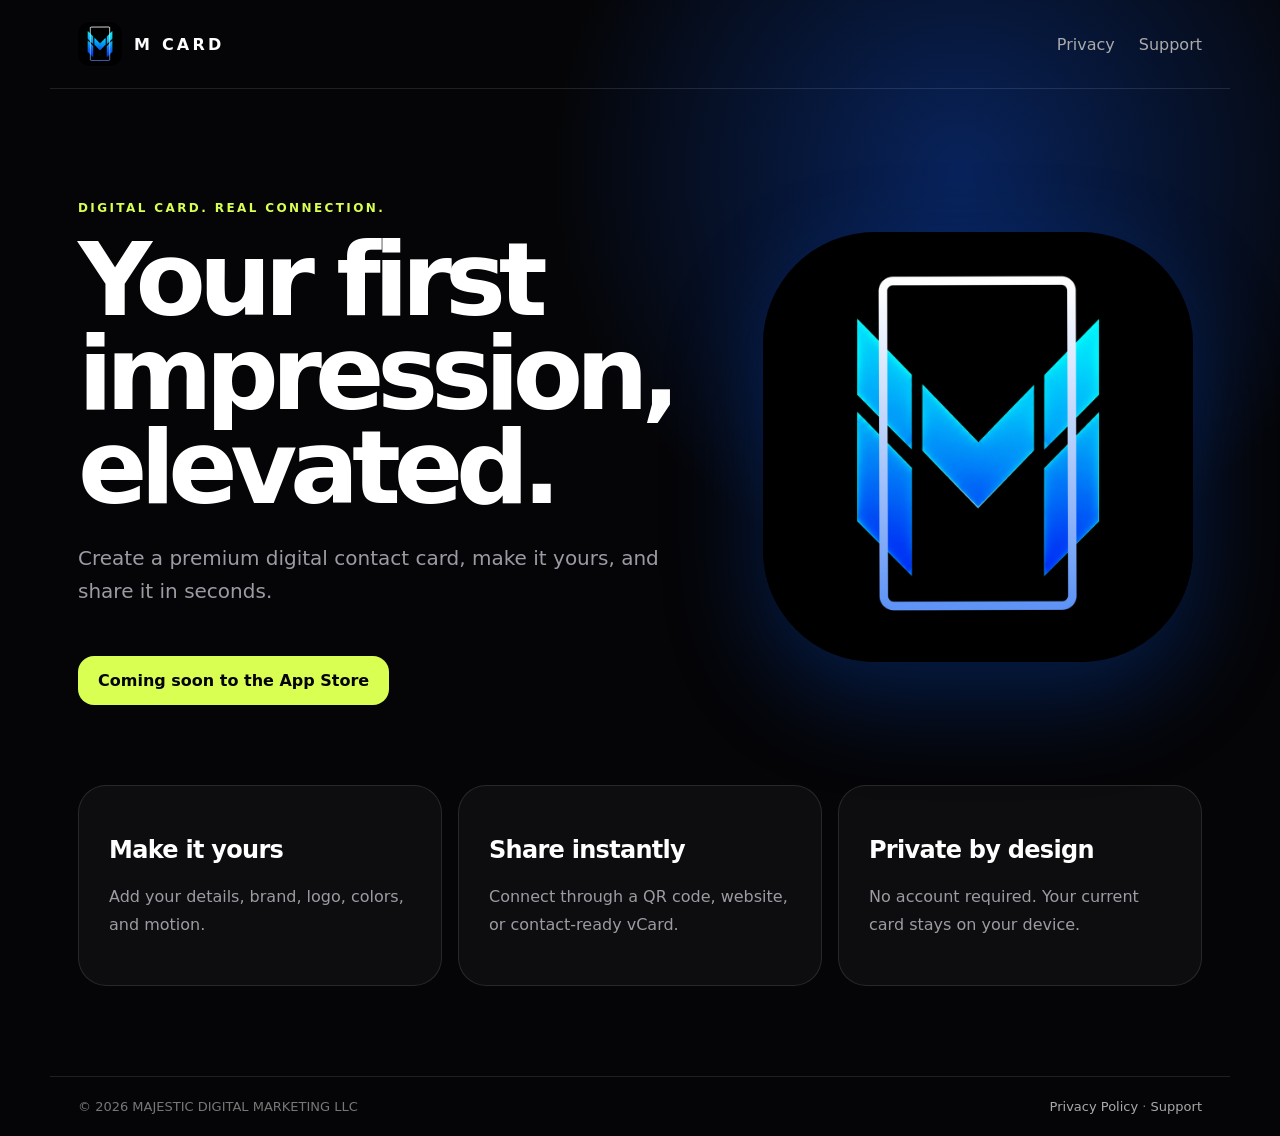
<file: index.html>
<!doctype html>
<html lang="en">
<head>
  <meta charset="utf-8">
  <meta name="viewport" content="width=device-width,initial-scale=1">
  <meta name="description" content="M Card is a premium digital business card for fast, memorable connections.">
  <title>M Card — Digital Business Card</title>
  <link rel="stylesheet" href="/styles.css">
</head>
<body>
  <header><a class="brand" href="/"><img src="/m-card-logo.png" alt="M Card"><span>M CARD</span></a><nav><a href="/privacy">Privacy</a><a href="/support">Support</a></nav></header>
  <main class="hero">
    <div class="copy"><p class="eyebrow">DIGITAL CARD. REAL CONNECTION.</p><h1>Your first impression, elevated.</h1><p class="lead">Create a premium digital contact card, make it yours, and share it in seconds.</p><div class="badge">Coming soon to the App Store</div></div>
    <div class="mark"><img src="/m-card-logo.png" alt="M Card app icon"></div>
  </main>
  <section class="features"><article><h2>Make it yours</h2><p>Add your details, brand, logo, colors, and motion.</p></article><article><h2>Share instantly</h2><p>Connect through a QR code, website, or contact-ready vCard.</p></article><article><h2>Private by design</h2><p>No account required. Your current card stays on your device.</p></article></section>
  <footer><span>© 2026 MAJESTIC DIGITAL MARKETING LLC</span><span><a href="/privacy">Privacy Policy</a> · <a href="/support">Support</a></span></footer>
</body>
</html>
</file>
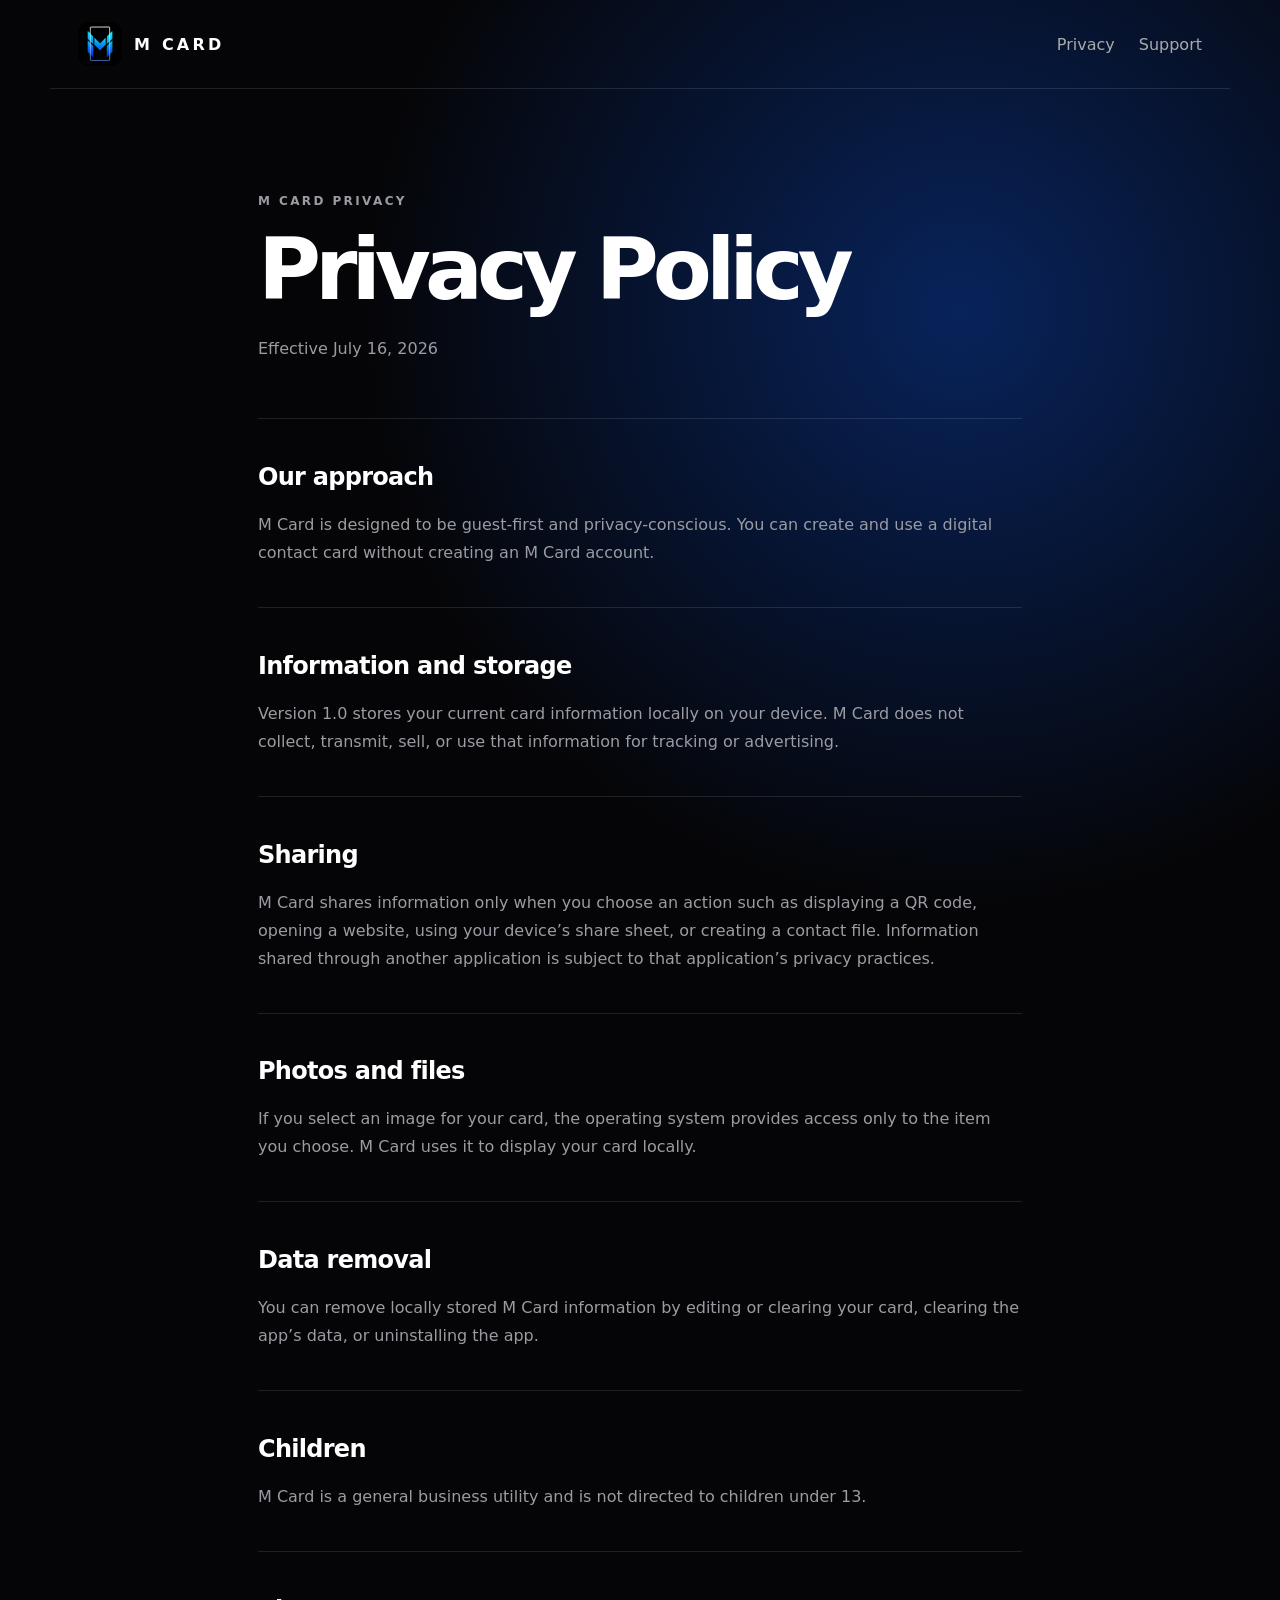
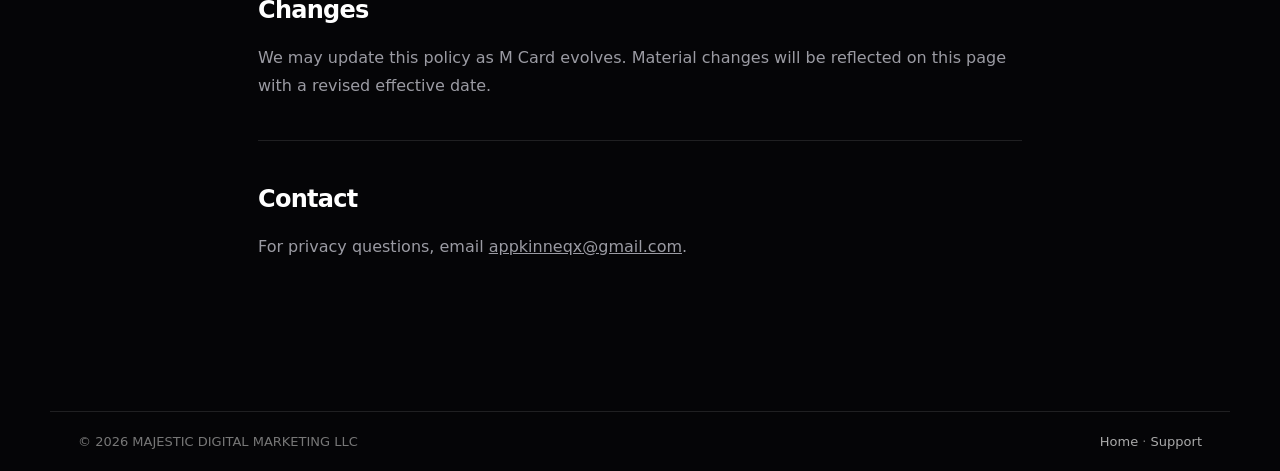
<file: privacy/index.html>
<!doctype html>
<html lang="en">
<head><meta charset="utf-8"><meta name="viewport" content="width=device-width,initial-scale=1"><title>Privacy Policy — M Card</title><link rel="stylesheet" href="/styles.css"></head>
<body>
  <header><a class="brand" href="/"><img src="/m-card-logo.png" alt="M Card"><span>M CARD</span></a><nav><a href="/privacy">Privacy</a><a href="/support">Support</a></nav></header>
  <main class="legal"><p class="eyebrow">M CARD PRIVACY</p><h1>Privacy Policy</h1><p class="updated">Effective July 16, 2026</p>
    <section><h2>Our approach</h2><p>M Card is designed to be guest-first and privacy-conscious. You can create and use a digital contact card without creating an M Card account.</p></section>
    <section><h2>Information and storage</h2><p>Version 1.0 stores your current card information locally on your device. M Card does not collect, transmit, sell, or use that information for tracking or advertising.</p></section>
    <section><h2>Sharing</h2><p>M Card shares information only when you choose an action such as displaying a QR code, opening a website, using your device’s share sheet, or creating a contact file. Information shared through another application is subject to that application’s privacy practices.</p></section>
    <section><h2>Photos and files</h2><p>If you select an image for your card, the operating system provides access only to the item you choose. M Card uses it to display your card locally.</p></section>
    <section><h2>Data removal</h2><p>You can remove locally stored M Card information by editing or clearing your card, clearing the app’s data, or uninstalling the app.</p></section>
    <section><h2>Children</h2><p>M Card is a general business utility and is not directed to children under 13.</p></section>
    <section><h2>Changes</h2><p>We may update this policy as M Card evolves. Material changes will be reflected on this page with a revised effective date.</p></section>
    <section><h2>Contact</h2><p>For privacy questions, email <a href="mailto:appkinneqx@gmail.com">appkinneqx@gmail.com</a>.</p></section>
  </main>
  <footer><span>© 2026 MAJESTIC DIGITAL MARKETING LLC</span><span><a href="/">Home</a> · <a href="/support">Support</a></span></footer>
</body>
</html>
</file>
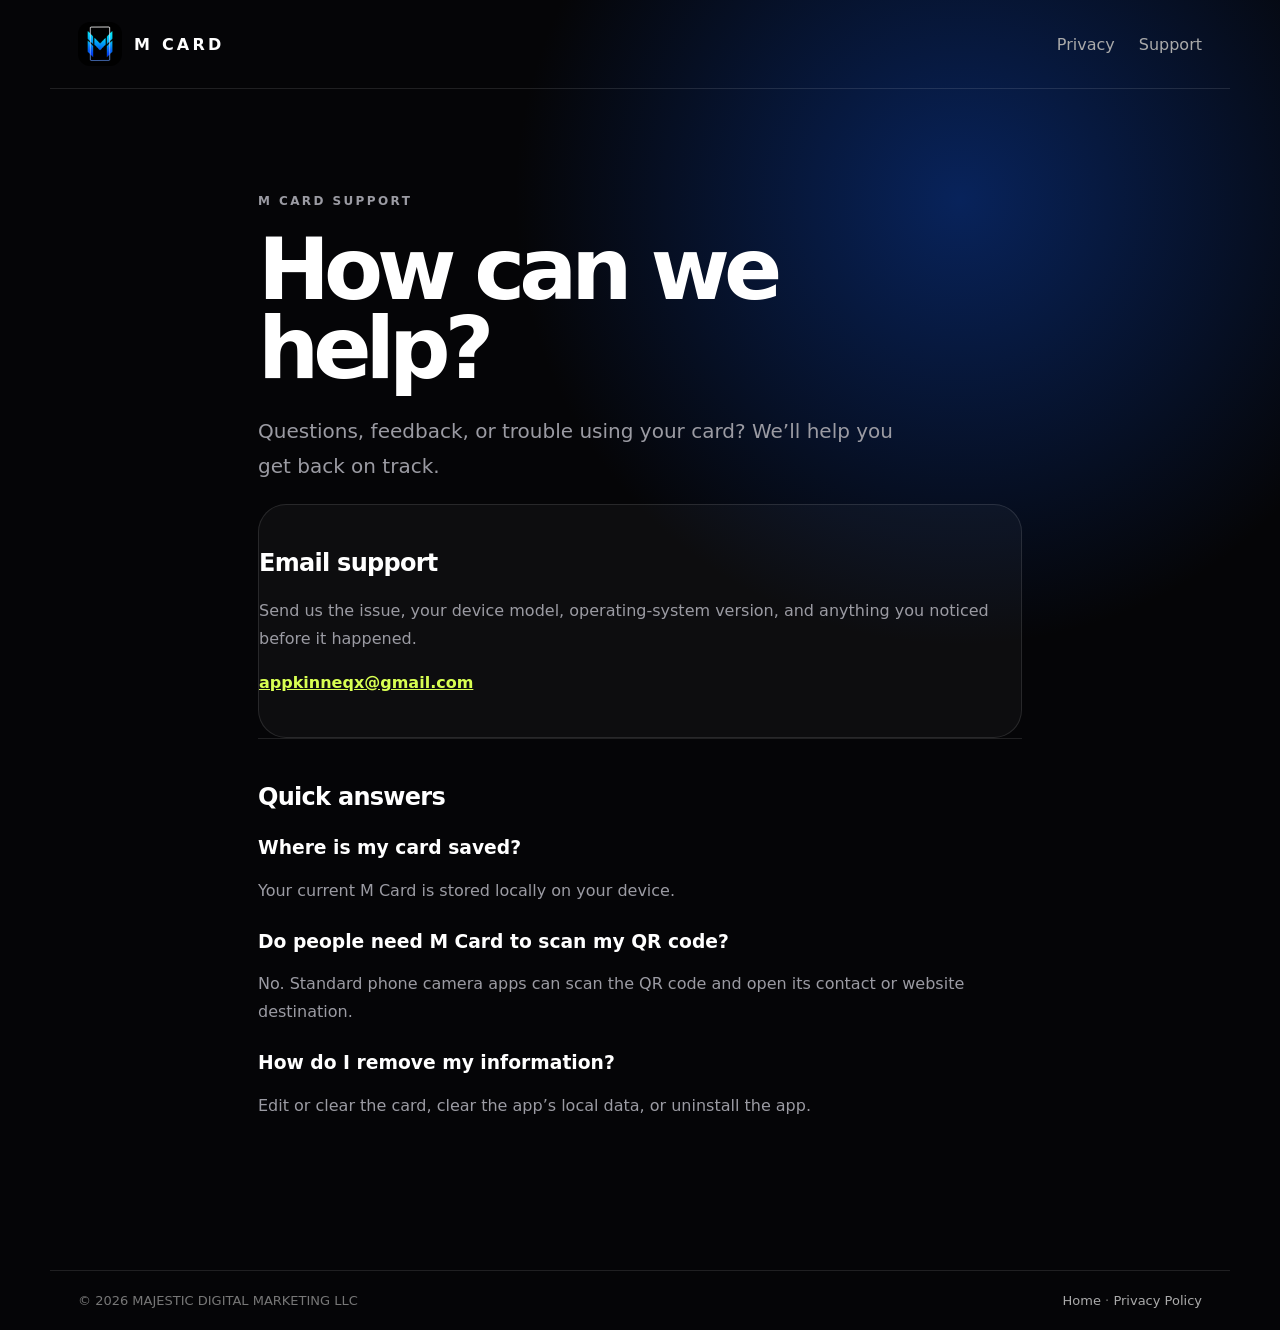
<file: support/index.html>
<!doctype html>
<html lang="en">
<head><meta charset="utf-8"><meta name="viewport" content="width=device-width,initial-scale=1"><title>Support — M Card</title><link rel="stylesheet" href="/styles.css"></head>
<body>
  <header><a class="brand" href="/"><img src="/m-card-logo.png" alt="M Card"><span>M CARD</span></a><nav><a href="/privacy">Privacy</a><a href="/support">Support</a></nav></header>
  <main class="legal"><p class="eyebrow">M CARD SUPPORT</p><h1>How can we help?</h1><p class="lead">Questions, feedback, or trouble using your card? We’ll help you get back on track.</p>
    <section class="support-card"><h2>Email support</h2><p>Send us the issue, your device model, operating-system version, and anything you noticed before it happened.</p><p><a class="email" href="mailto:appkinneqx@gmail.com?subject=M%20Card%20Support">appkinneqx@gmail.com</a></p></section>
    <section><h2>Quick answers</h2><h3>Where is my card saved?</h3><p>Your current M Card is stored locally on your device.</p><h3>Do people need M Card to scan my QR code?</h3><p>No. Standard phone camera apps can scan the QR code and open its contact or website destination.</p><h3>How do I remove my information?</h3><p>Edit or clear the card, clear the app’s local data, or uninstall the app.</p></section>
  </main>
  <footer><span>© 2026 MAJESTIC DIGITAL MARKETING LLC</span><span><a href="/">Home</a> · <a href="/privacy">Privacy Policy</a></span></footer>
</body>
</html>
</file>
<file: styles.css>
:root{color-scheme:dark;--lime:#d8ff52;--muted:#9b9ba3;--line:rgba(255,255,255,.11)}*{box-sizing:border-box}body{margin:0;background:radial-gradient(circle at 75% 15%,#08235b 0,transparent 30%),#050507;color:#fff;font-family:Inter,ui-sans-serif,system-ui,-apple-system,BlinkMacSystemFont,"Segoe UI",sans-serif;min-height:100vh}a{color:inherit}header,footer{max-width:1180px;margin:auto;padding:22px 28px;display:flex;align-items:center;justify-content:space-between;border-bottom:1px solid var(--line)}footer{border:0;border-top:1px solid var(--line);color:#777;font-size:13px;gap:20px}.brand{display:flex;align-items:center;gap:12px;text-decoration:none;font-weight:900;letter-spacing:.2em}.brand img{width:44px;height:44px;border-radius:12px}nav{display:flex;gap:24px}nav a,footer a{color:#aaa;text-decoration:none}.hero{max-width:1180px;margin:auto;padding:100px 28px 80px;display:grid;grid-template-columns:1.15fr .85fr;align-items:center;gap:70px}.eyebrow{color:var(--lime);font-size:12px;font-weight:900;letter-spacing:.2em}.hero h1,.legal h1{font-size:clamp(54px,8vw,104px);line-height:.92;letter-spacing:-.07em;margin:18px 0 26px}.lead{color:var(--muted);font-size:20px;line-height:1.65;max-width:650px}.badge{display:inline-flex;margin-top:28px;background:var(--lime);color:#050507;padding:15px 20px;border-radius:16px;font-weight:800}.mark{display:flex;justify-content:center}.mark img{width:min(100%,430px);border-radius:26%;box-shadow:0 35px 100px #015cff45}.features{max-width:1180px;margin:0 auto 90px;padding:0 28px;display:grid;grid-template-columns:repeat(3,1fr);gap:16px}.features article,.support-card{padding:30px;border:1px solid var(--line);border-radius:28px;background:rgba(255,255,255,.035)}h2{letter-spacing:-.03em}.features p,.legal p{color:var(--muted);line-height:1.75}.legal{max-width:820px;margin:auto;padding:90px 28px 110px}.legal h1{font-size:clamp(52px,8vw,86px)}.legal section{padding:24px 0;border-top:1px solid var(--line)}.legal h3{margin-top:26px}.updated{margin-bottom:55px}.email{color:var(--lime);font-weight:800}@media(max-width:760px){header{padding:16px 20px}nav{gap:14px}.hero{grid-template-columns:1fr;padding-top:70px}.mark{grid-row:1}.mark img{width:220px}.features{grid-template-columns:1fr}.hero h1{font-size:56px}footer{flex-direction:column;align-items:flex-start}}
</file>
